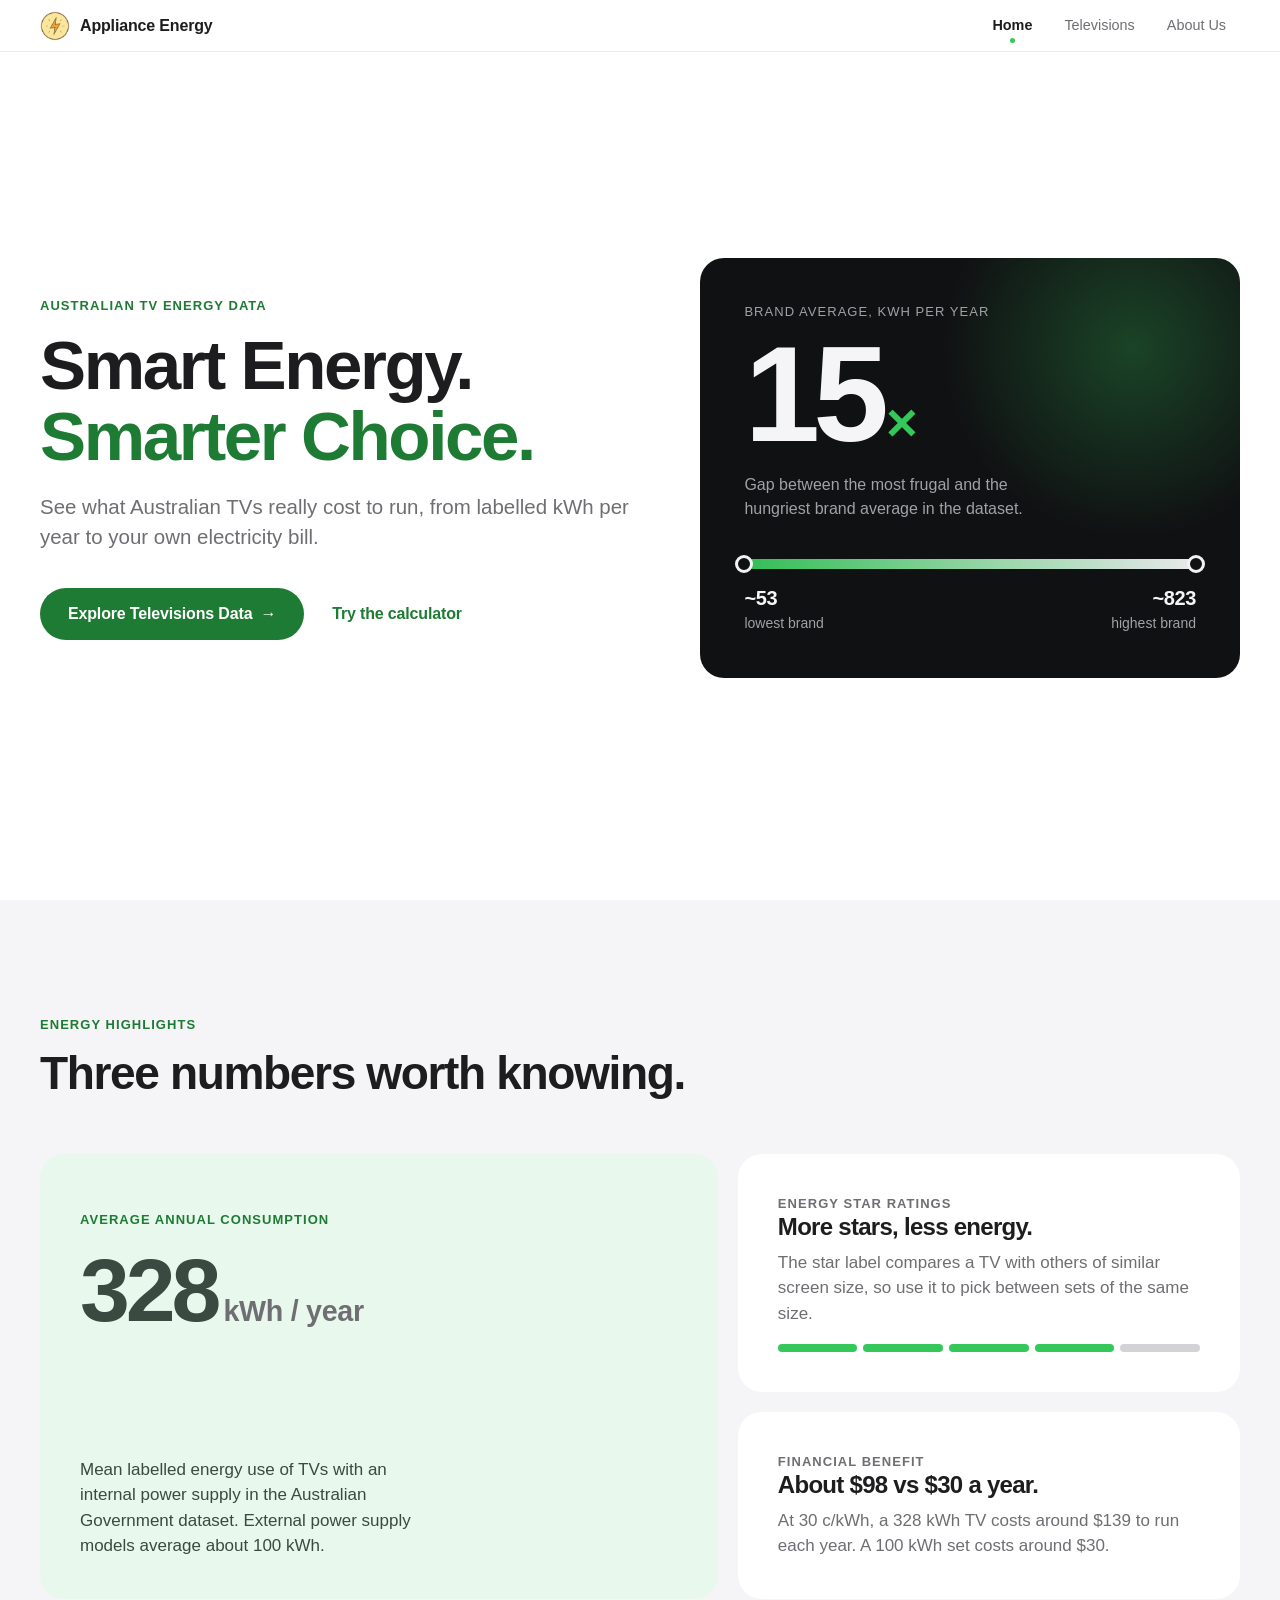
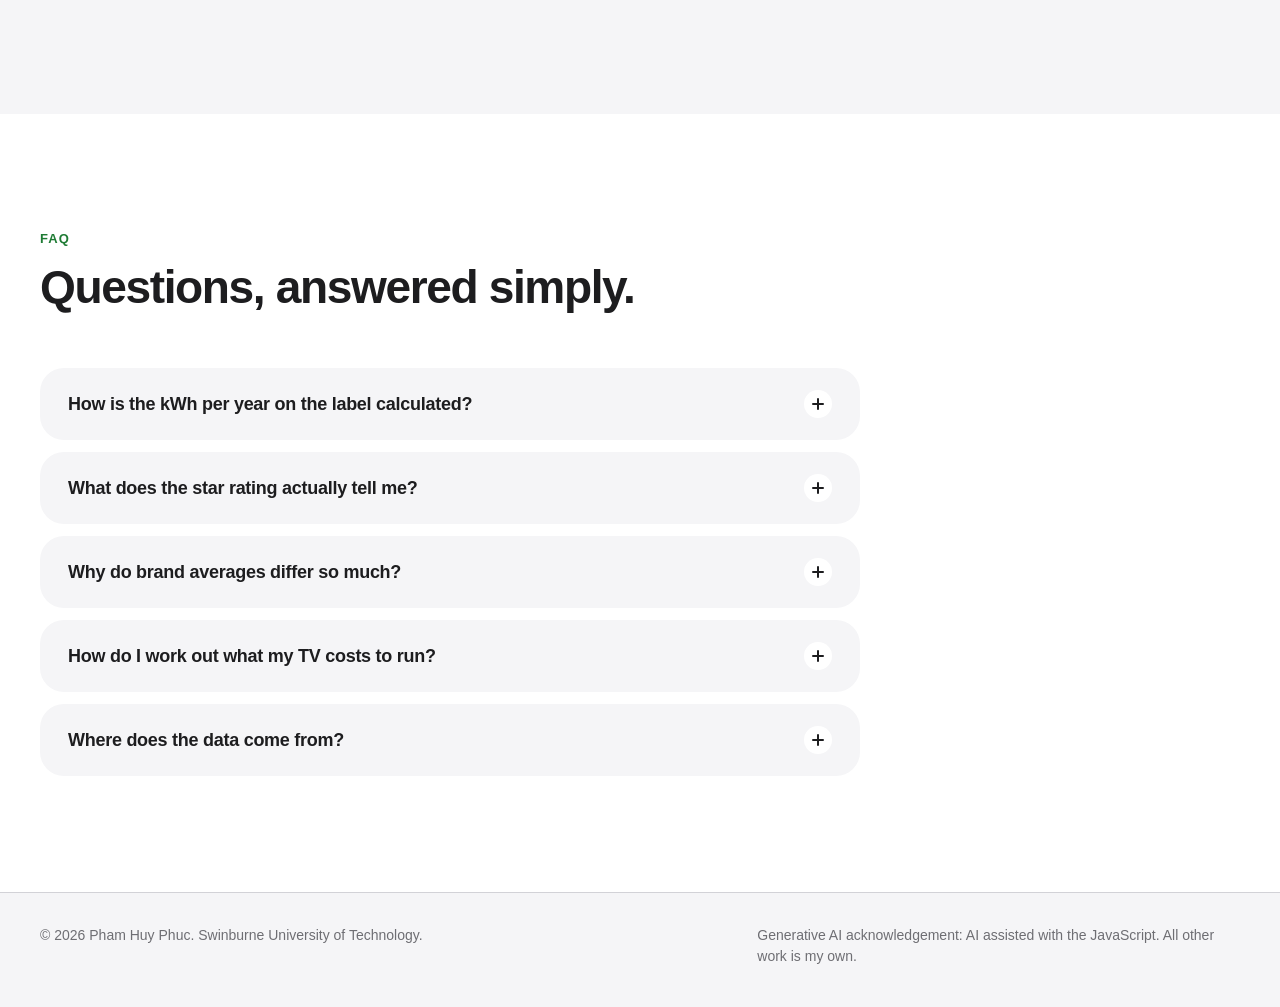
<file: index.html>
<!DOCTYPE html>
<html lang="en-AU">
<head>
  <meta charset="UTF-8">
  <meta name="viewport" content="width=device-width, initial-scale=1">
  <title>Smart Energy. Smarter Choice. | Appliance Energy Consumption</title>
  <meta name="description" content="Understand how much Australian televisions cost to run, using GEMS energy rating data and an interactive running-cost calculator.">
  <link rel="icon" type="image/png" href="assets/img/power-icon.png">
  <link rel="stylesheet" href="assets/css/style.css">
  <script>document.documentElement.classList.add('js');</script>
</head>
<body>
  <a class="skip-link" href="#main">Skip to content</a>

  <header class="nav">
    <div class="wrap nav__inner">
      <a class="brand" href="index.html" aria-label="Appliance Energy Consumption, home">
        <img src="assets/img/power-icon.png" alt="" width="30" height="30">
        <span>Appliance Energy</span>
      </a>
      <nav aria-label="Main">
        <ul class="nav__links">
          <li><a href="index.html" aria-current="page">Home</a></li>
          <li><a href="televisions.html">Televisions</a></li>
          <li><a href="about.html">About Us</a></li>
        </ul>
      </nav>
    </div>
  </header>

  <main id="main">
    <!-- Hero -->
    <section class="hero">
      <div class="wrap hero__grid">
        <div>
          <p class="eyebrow">Australian TV energy data</p>
          <h1 class="h-display">Smart Energy.<br><span class="accent-ink">Smarter Choice.</span></h1>
          <p class="lede">See what Australian TVs really cost to run, from labelled kWh per year to your own electricity bill.</p>
          <div class="hero__cta">
            <a class="btn btn--primary" href="televisions.html">Explore Televisions Data <span class="arrow" aria-hidden="true">&rarr;</span></a>
            <a class="btn btn--text" href="televisions.html#calculator">Try the calculator</a>
          </div>
        </div>

        <aside class="spread" aria-label="Spread between the lowest and highest brand averages">
          <div>
            <p class="spread__label">Brand average, kWh per year</p>
            <p class="spread__big">15<small>&times;</small></p>
            <p class="spread__copy">Gap between the most frugal and the hungriest brand average in the dataset.</p>
          </div>
          <div class="range">
            <div class="range__track" role="img" aria-label="Scale from about 53 to about 823 kilowatt-hours per year">
              <span class="range__dot" style="left: 0%"></span>
              <span class="range__dot" style="left: 100%"></span>
            </div>
            <div class="range__legend">
              <div><strong>~53</strong>lowest brand</div>
              <div><strong>~823</strong>highest brand</div>
            </div>
          </div>
        </aside>
      </div>
    </section>

    <!-- Energy highlights (bento) -->
    <section class="section section--tint" aria-labelledby="highlights-title">
      <div class="wrap">
        <div class="section__head reveal">
          <p class="eyebrow">Energy highlights</p>
          <h2 class="h-section" id="highlights-title">Three numbers worth knowing.</h2>
        </div>

        <div class="bento">
          <article class="tile tile--a reveal" style="--i:0">
            <div>
              <p class="tile__kicker">Average annual consumption</p>
              <p class="tile__num">328<small>kWh / year</small></p>
            </div>
            <p>Mean labelled energy use of TVs with an internal power supply in the Australian Government dataset. External power supply models average about 100 kWh.</p>
          </article>

          <article class="tile tile--b reveal" style="--i:1">
            <p class="tile__kicker">Energy Star ratings</p>
            <h3>More stars, less energy.</h3>
            <p>The star label compares a TV with others of similar screen size, so use it to pick between sets of the same size.</p>
            <div class="stars" role="img" aria-label="Example rating: four of five segments filled">
              <span class="on"></span><span class="on"></span><span class="on"></span><span class="on"></span><span></span>
            </div>
          </article>

          <article class="tile tile--c reveal" style="--i:2">
            <p class="tile__kicker">Financial benefit</p>
            <h3>About $98 vs $30 a year.</h3>
            <p>At 30 c/kWh, a 328 kWh TV costs around $139 to run each year. A 100 kWh set costs around $30.</p>
          </article>
        </div>
      </div>
    </section>

    <!-- FAQ -->
    <section class="section" aria-labelledby="faq-title">
      <div class="wrap">
        <div class="section__head reveal">
          <p class="eyebrow">FAQ</p>
          <h2 class="h-section" id="faq-title">Questions, answered simply.</h2>
        </div>

        <div class="faq" data-faq>
          <div class="faq__item reveal" style="--i:0">
            <button class="faq__q" type="button" aria-expanded="false" aria-controls="faq-a1" id="faq-q1">
              How is the kWh per year on the label calculated?
              <span class="faq__icon" aria-hidden="true"></span>
            </button>
            <div class="faq__a" id="faq-a1" role="region" aria-labelledby="faq-q1">
              <p>It is based on a standardised daily viewing assumption defined in the rating standard. Your own habits may be higher or lower, which is why the calculator lets you enter real hours.</p>
            </div>
          </div>

          <div class="faq__item reveal" style="--i:1">
            <button class="faq__q" type="button" aria-expanded="false" aria-controls="faq-a2" id="faq-q2">
              What does the star rating actually tell me?
              <span class="faq__icon" aria-hidden="true"></span>
            </button>
            <div class="faq__a" id="faq-a2" role="region" aria-labelledby="faq-q2">
              <p>It shows how efficient a TV is for its screen size. More stars means less energy for the same size, so compare sets of similar size rather than across sizes.</p>
            </div>
          </div>

          <div class="faq__item reveal" style="--i:2">
            <button class="faq__q" type="button" aria-expanded="false" aria-controls="faq-a3" id="faq-q3">
              Why do brand averages differ so much?
              <span class="faq__icon" aria-hidden="true"></span>
            </button>
            <div class="faq__a" id="faq-a3" role="region" aria-labelledby="faq-q3">
              <p>A brand average mixes every model that brand registered, so screen size and product range matter. A brand selling mostly large TVs will average higher than one selling small ones.</p>
            </div>
          </div>

          <div class="faq__item reveal" style="--i:3">
            <button class="faq__q" type="button" aria-expanded="false" aria-controls="faq-a4" id="faq-q4">
              How do I work out what my TV costs to run?
              <span class="faq__icon" aria-hidden="true"></span>
            </button>
            <div class="faq__a" id="faq-a4" role="region" aria-labelledby="faq-q4">
              <p>Multiply watts by daily hours, divide by 1000 for kWh per day, then multiply by 365 and your price per kWh. The <a href="televisions.html#calculator">TV calculator</a> does this for you.</p>
            </div>
          </div>

          <div class="faq__item reveal" style="--i:4">
            <button class="faq__q" type="button" aria-expanded="false" aria-controls="faq-a5" id="faq-q5">
              Where does the data come from?
              <span class="faq__icon" aria-hidden="true"></span>
            </button>
            <div class="faq__a" id="faq-a5" role="region" aria-labelledby="faq-q5">
              <p>The charts use the Australian Government (Energy Rating Data for household appliances) Labelled Products (Televisions), analysed and exported from KNIME. See the <a href="about.html">About page</a> for details.</p>
            </div>
          </div>
        </div>
      </div>
    </section>
  </main>

  <footer class="footer">
    <div class="wrap footer__inner">
      <p>&copy; <span data-year>2026</span> Pham Huy Phuc. Swinburne University of Technology.</p>
      <p class="footer__ai">Generative AI acknowledgement: AI assisted with the JavaScript. All other work is my own.</p>
    </div>
  </footer>

  <script src="assets/js/main.js"></script>
</body>
</html>
</file>
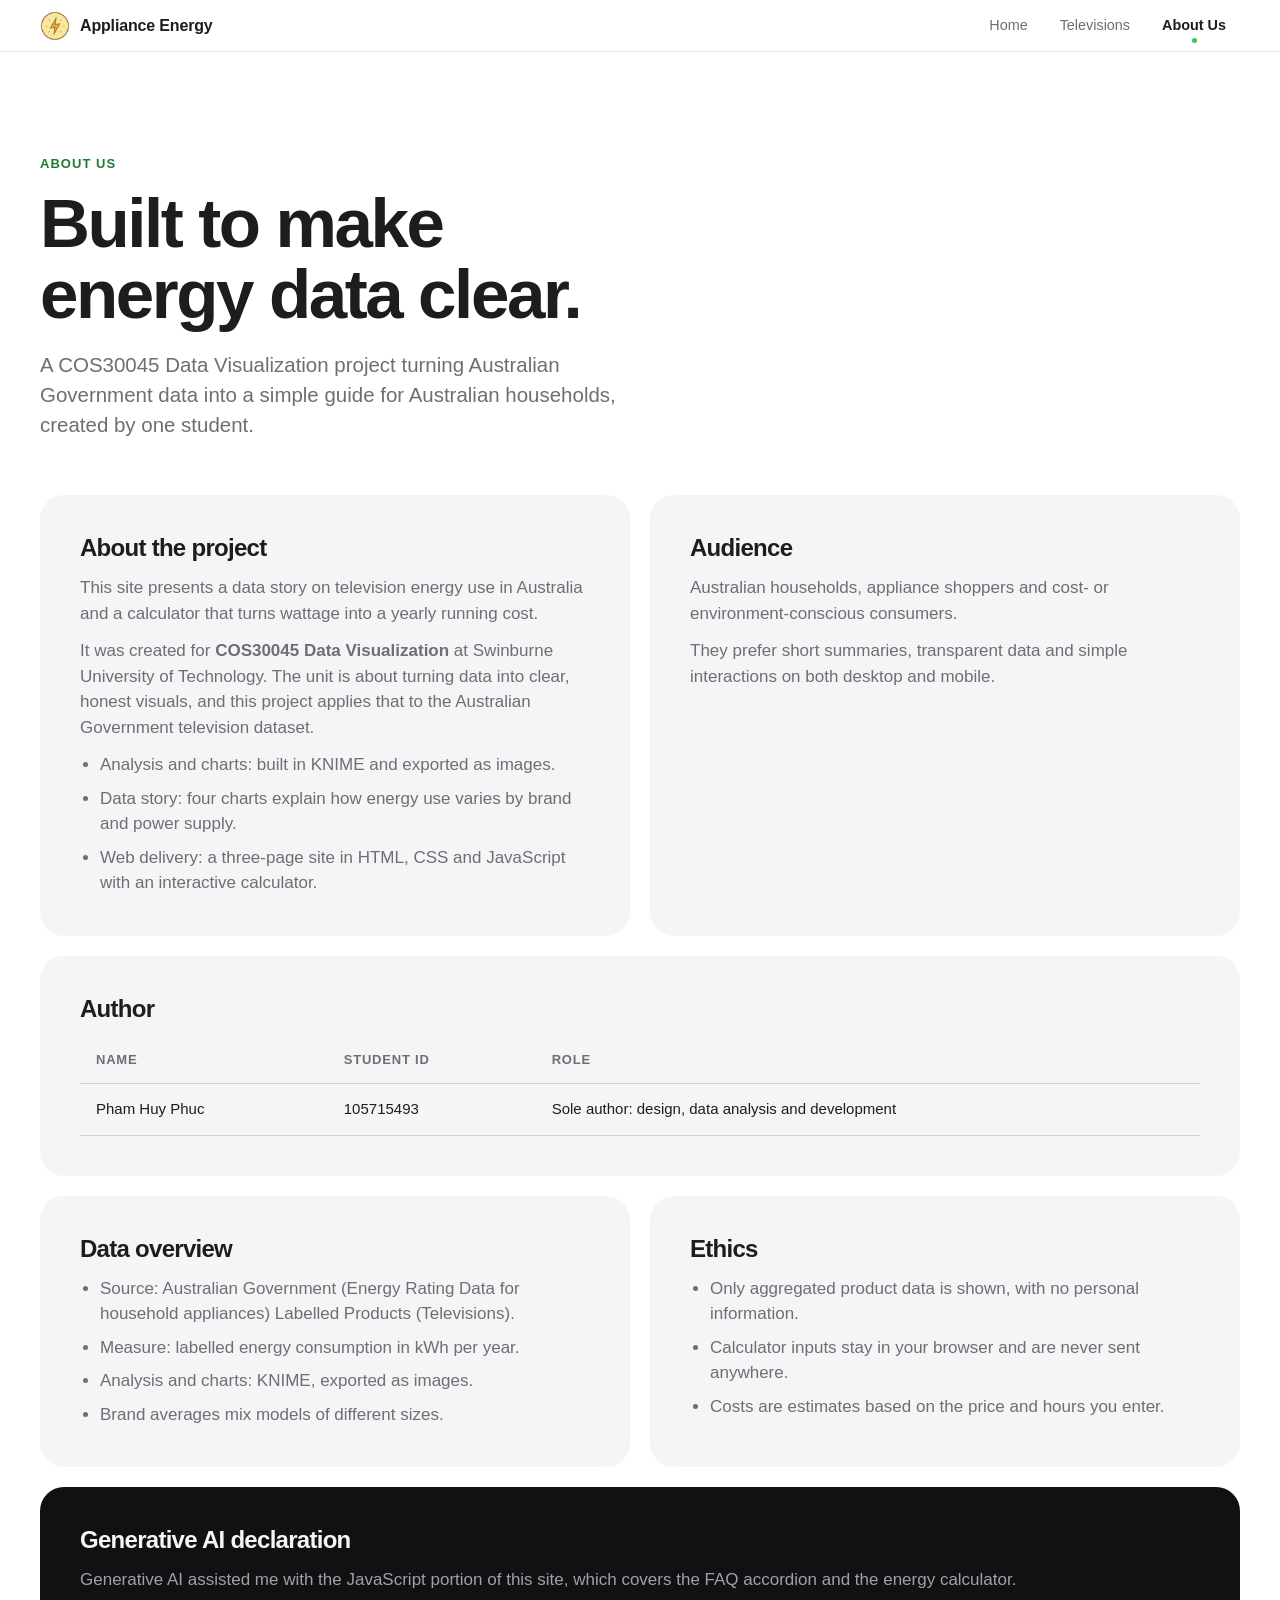
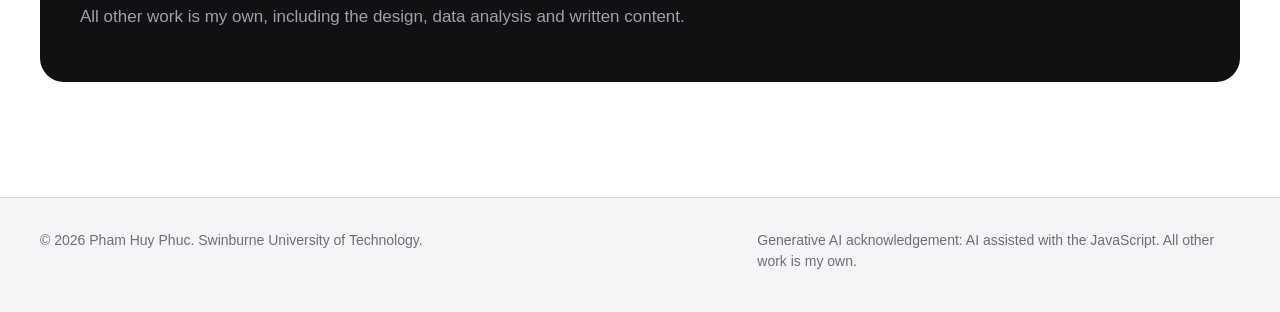
<file: about.html>
<!DOCTYPE html>
<html lang="en-AU">
<head>
  <meta charset="UTF-8">
  <meta name="viewport" content="width=device-width, initial-scale=1">
  <title>About Us | Appliance Energy Consumption</title>
  <meta name="description" content="About the Appliance Energy Consumption project: scope, author, audience, data and generative AI declaration.">
  <link rel="icon" type="image/png" href="assets/img/power-icon.png">
  <link rel="stylesheet" href="assets/css/style.css">
  <script>document.documentElement.classList.add('js');</script>
</head>
<body>
  <a class="skip-link" href="#main">Skip to content</a>

  <header class="nav">
    <div class="wrap nav__inner">
      <a class="brand" href="index.html" aria-label="Appliance Energy Consumption, home">
        <img src="assets/img/power-icon.png" alt="" width="30" height="30">
        <span>Appliance Energy</span>
      </a>
      <nav aria-label="Main">
        <ul class="nav__links">
          <li><a href="index.html">Home</a></li>
          <li><a href="televisions.html">Televisions</a></li>
          <li><a href="about.html" aria-current="page">About Us</a></li>
        </ul>
      </nav>
    </div>
  </header>

  <main id="main">
    <section class="page-head">
      <div class="wrap">
        <p class="eyebrow">About us</p>
        <h1 class="h-display">Built to make<br>energy data clear.</h1>
        <p class="lede">A COS30045 Data Visualization project turning Australian Government data into a simple guide for Australian households, created by one student.</p>
      </div>
    </section>

    <section class="wrap" style="padding-bottom: clamp(64px, 9vw, 120px)">
      <div class="about-grid">
        <article class="panel reveal">
          <h2>About the project</h2>
          <p>This site presents a data story on television energy use in Australia and a calculator that turns wattage into a yearly running cost.</p>
          <p>It was created for <strong>COS30045 Data Visualization</strong> at Swinburne University of Technology. The unit is about turning data into clear, honest visuals, and this project applies that to the Australian Government television dataset.</p>
          <ul>
            <li>Analysis and charts: built in KNIME and exported as images.</li>
            <li>Data story: four charts explain how energy use varies by brand and power supply.</li>
            <li>Web delivery: a three-page site in HTML, CSS and JavaScript with an interactive calculator.</li>
          </ul>
        </article>

        <article class="panel reveal" style="--i:1">
          <h2>Audience</h2>
          <p>Australian households, appliance shoppers and cost- or environment-conscious consumers.</p>
          <p>They prefer short summaries, transparent data and simple interactions on both desktop and mobile.</p>
        </article>

        <article class="panel panel--wide reveal">
          <h2>Author</h2>
          <div class="table-wrap">
            <table>
              <thead><tr><th scope="col">Name</th><th scope="col">Student ID</th><th scope="col">Role</th></tr></thead>
              <tbody>
                <tr><td>Pham Huy Phuc</td><td>105715493</td><td>Sole author: design, data analysis and development</td></tr>
              </tbody>
            </table>
          </div>
        </article>

        <article class="panel reveal">
          <h2>Data overview</h2>
          <ul>
            <li>Source: Australian Government (Energy Rating Data for household appliances) Labelled Products (Televisions).</li>
            <li>Measure: labelled energy consumption in kWh per year.</li>
            <li>Analysis and charts: KNIME, exported as images.</li>
            <li>Brand averages mix models of different sizes.</li>
          </ul>
        </article>

        <article class="panel reveal" style="--i:1">
          <h2>Ethics</h2>
          <ul>
            <li>Only aggregated product data is shown, with no personal information.</li>
            <li>Calculator inputs stay in your browser and are never sent anywhere.</li>
            <li>Costs are estimates based on the price and hours you enter.</li>
          </ul>
        </article>

        <article class="panel panel--dark panel--wide reveal" id="ai-declaration">
          <h2>Generative AI declaration</h2>
          <p>Generative AI assisted me with the JavaScript portion of this site, which covers the FAQ accordion and the energy calculator.</p>
          <p>All other work is my own, including the design, data analysis and written content.</p>
        </article>
      </div>
    </section>
  </main>

  <footer class="footer">
    <div class="wrap footer__inner">
      <p>&copy; <span data-year>2026</span> Pham Huy Phuc. Swinburne University of Technology.</p>
      <p class="footer__ai">Generative AI acknowledgement: AI assisted with the JavaScript. All other work is my own.</p>
    </div>
  </footer>

  <script src="assets/js/main.js"></script>
</body>
</html>
</file>
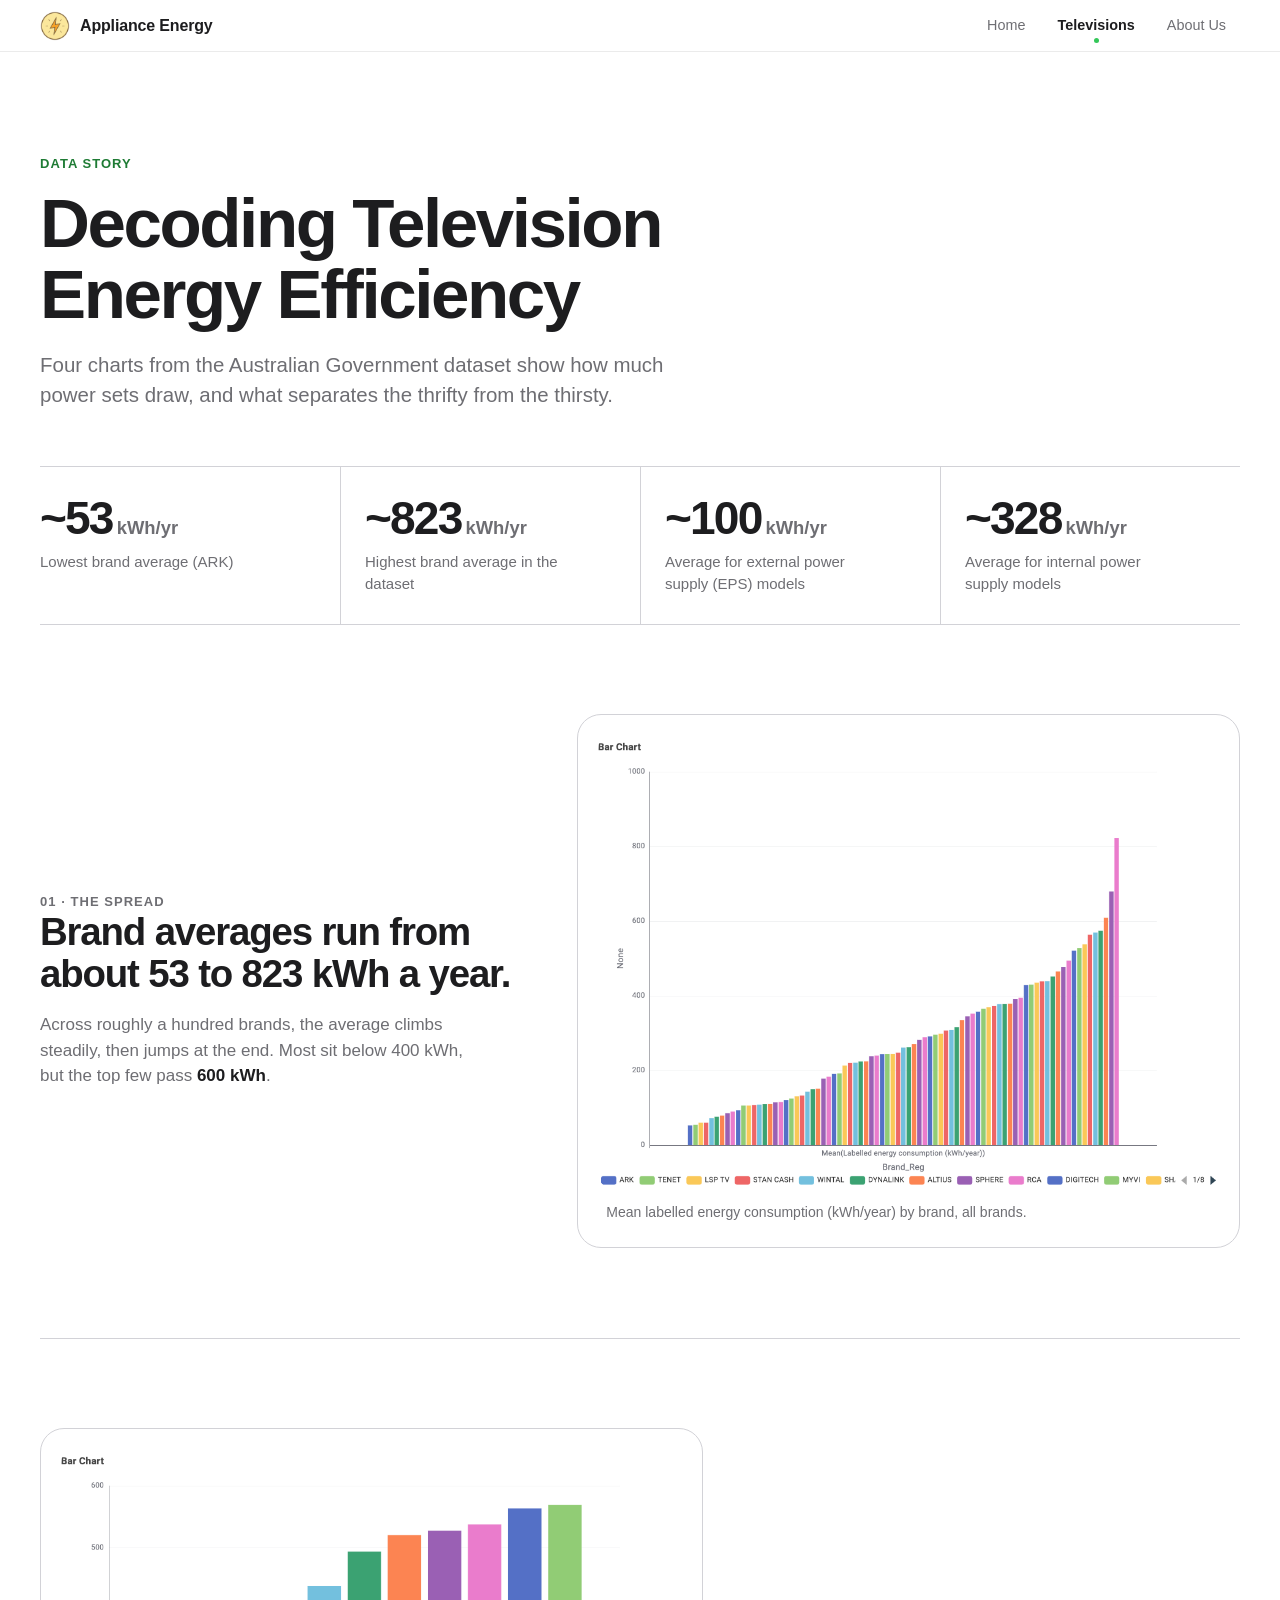
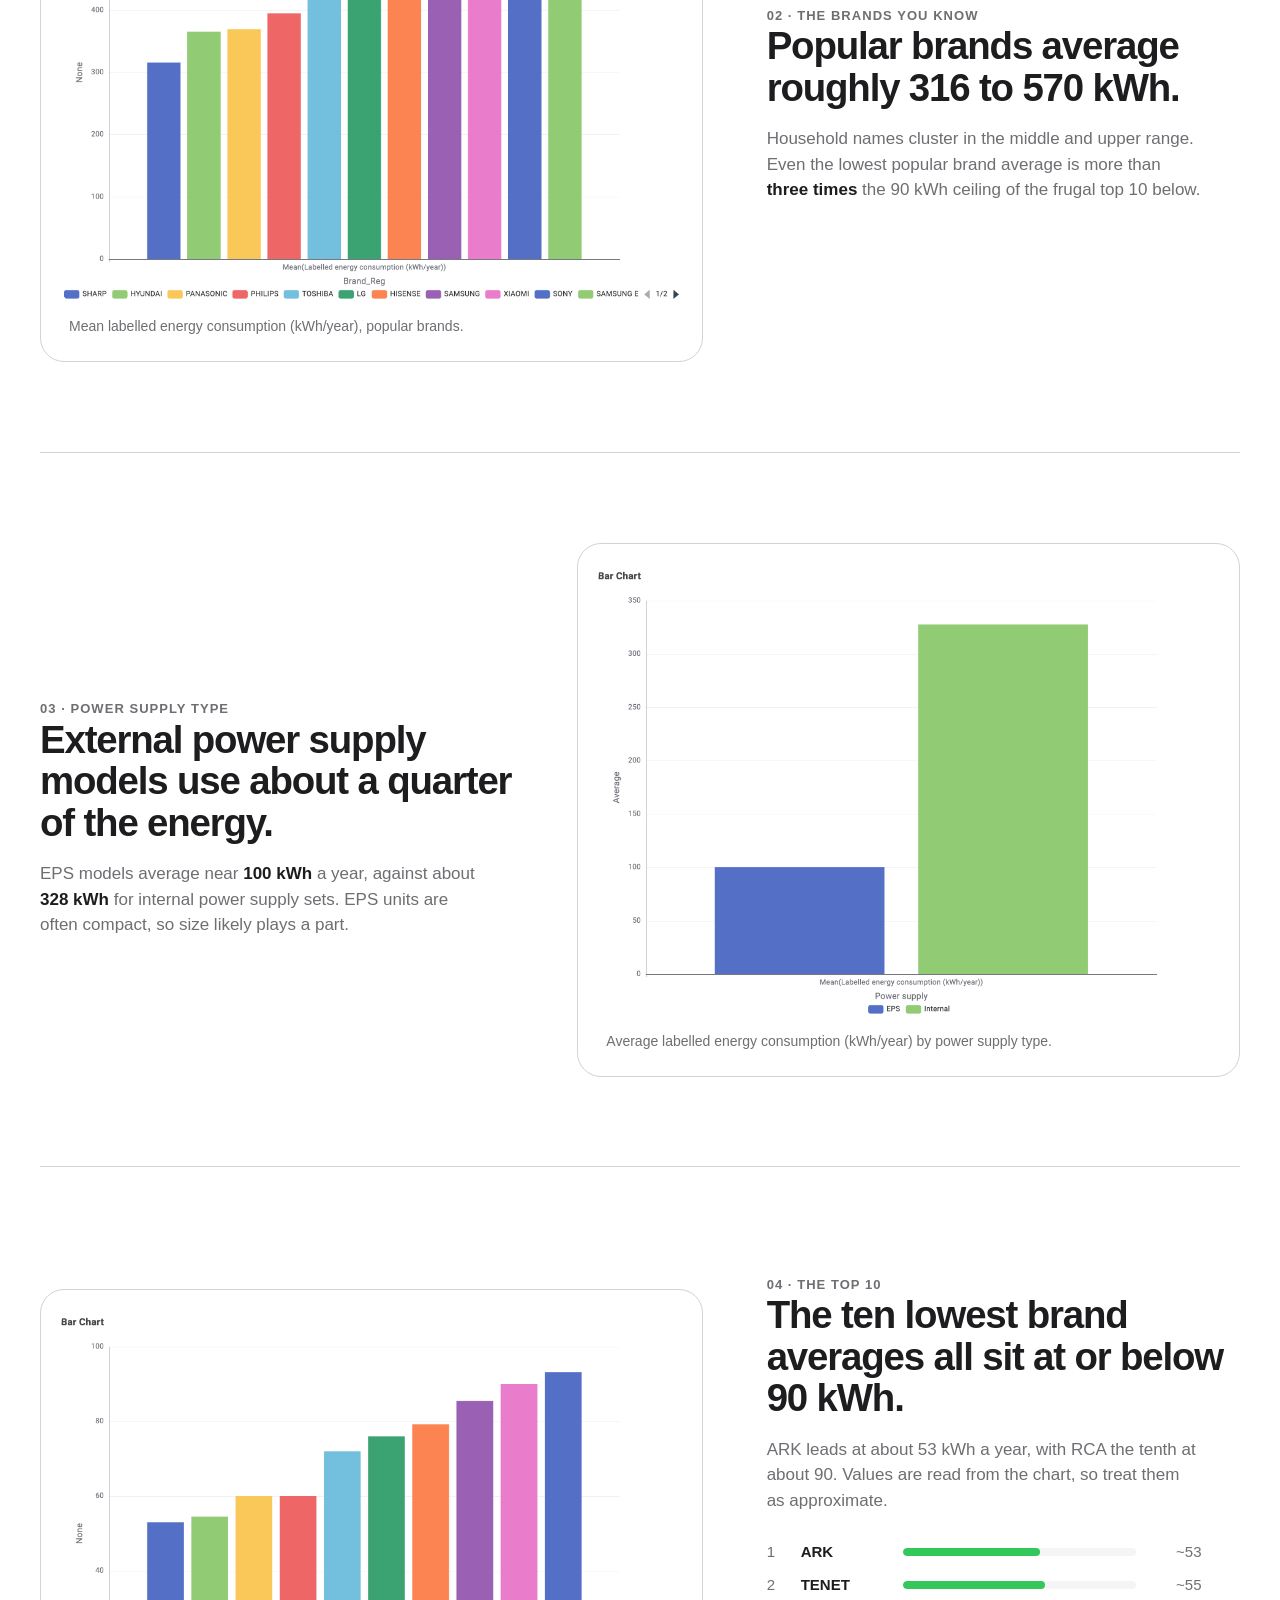
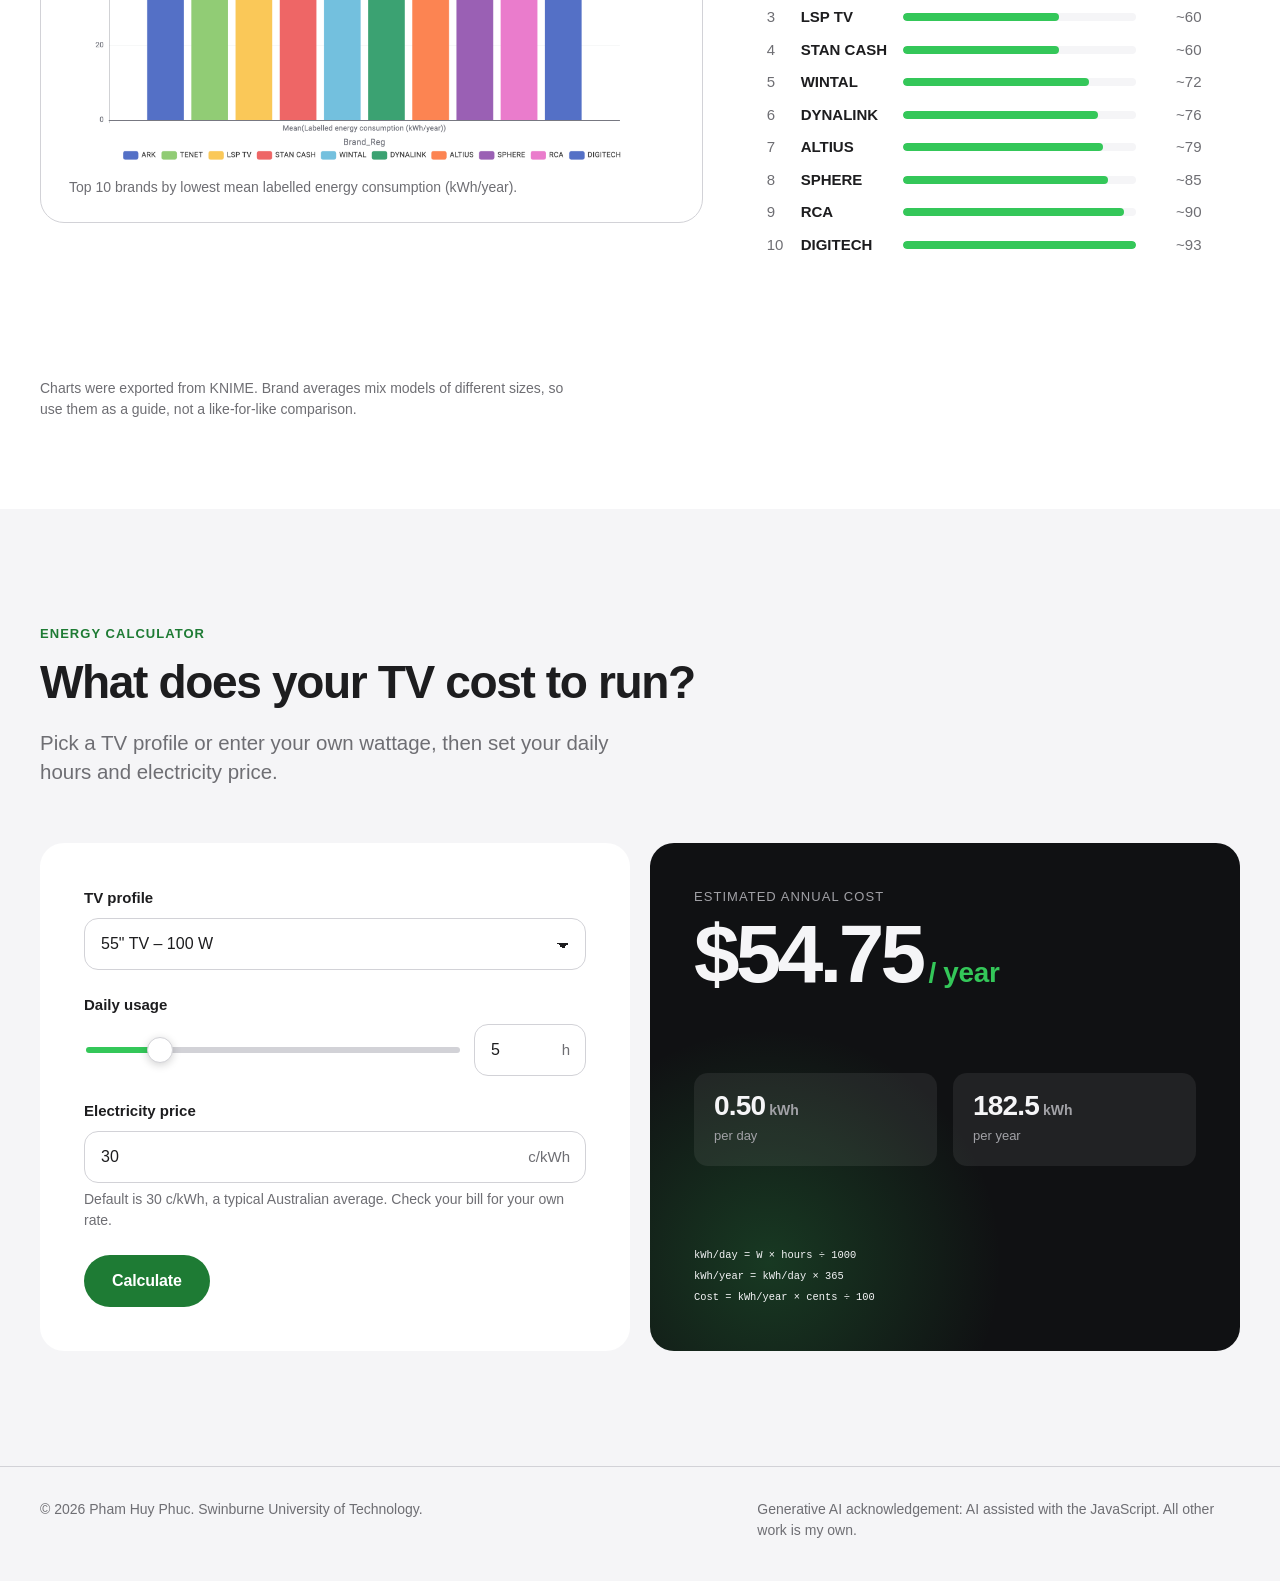
<file: televisions.html>
<!DOCTYPE html>
<html lang="en-AU">
<head>
  <meta charset="UTF-8">
  <meta name="viewport" content="width=device-width, initial-scale=1">
  <title>Decoding Television Energy Efficiency | Appliance Energy Consumption</title>
  <meta name="description" content="A data story on Australian television energy use by brand and power supply, plus a calculator for your own running costs.">
  <link rel="icon" type="image/png" href="assets/img/power-icon.png">
  <link rel="stylesheet" href="assets/css/style.css">
  <script>document.documentElement.classList.add('js');</script>
</head>
<body>
  <a class="skip-link" href="#main">Skip to content</a>

  <header class="nav">
    <div class="wrap nav__inner">
      <a class="brand" href="index.html" aria-label="Appliance Energy Consumption, home">
        <img src="assets/img/power-icon.png" alt="" width="30" height="30">
        <span>Appliance Energy</span>
      </a>
      <nav aria-label="Main">
        <ul class="nav__links">
          <li><a href="index.html">Home</a></li>
          <li><a href="televisions.html" aria-current="page">Televisions</a></li>
          <li><a href="about.html">About Us</a></li>
        </ul>
      </nav>
    </div>
  </header>

  <main id="main">
    <!-- Data story -->
    <section class="page-head">
      <div class="wrap">
        <p class="eyebrow">Data story</p>
        <h1 class="h-display">Decoding Television<br>Energy Efficiency</h1>
        <p class="lede">Four charts from the Australian Government dataset show how much power sets draw, and what separates the thrifty from the thirsty.</p>
      </div>
    </section>

    <div class="wrap">
      <div class="figures reveal">
        <div class="figure-stat"><b>~53<small>kWh/yr</small></b><span>Lowest brand average (ARK)</span></div>
        <div class="figure-stat"><b>~823<small>kWh/yr</small></b><span>Highest brand average in the dataset</span></div>
        <div class="figure-stat"><b>~100<small>kWh/yr</small></b><span>Average for external power supply (EPS) models</span></div>
        <div class="figure-stat"><b>~328<small>kWh/yr</small></b><span>Average for internal power supply models</span></div>
      </div>
    </div>

    <section class="wrap" aria-label="Data story chapters">
      <!-- Chapter 1 -->
      <article class="chapter">
        <div class="chapter__grid">
          <div class="chapter__text reveal">
            <p class="chapter__num">01 &middot; The spread</p>
            <h2>Brand averages run from about 53 to 823 kWh a year.</h2>
            <p>Across roughly a hundred brands, the average climbs steadily, then jumps at the end. Most sit below 400 kWh, but the top few pass <strong>600 kWh</strong>.</p>
          </div>
          <figure class="chart-card reveal" style="--i:1">
            <img src="assets/img/charts/brand-power-all-brands.png" width="1400" height="1022" loading="lazy"
                 alt="Bar chart of mean labelled energy consumption in kWh per year for every brand, sorted from about 53 up to about 823.">
            <figcaption>Mean labelled energy consumption (kWh/year) by brand, all brands.</figcaption>
          </figure>
        </div>
      </article>

      <!-- Chapter 2 -->
      <article class="chapter chapter--flip">
        <div class="chapter__grid">
          <div class="chapter__text reveal">
            <p class="chapter__num">02 &middot; The brands you know</p>
            <h2>Popular brands average roughly 316 to 570 kWh.</h2>
            <p>Household names cluster in the middle and upper range. Even the lowest popular brand average is more than <strong>three times</strong> the 90 kWh ceiling of the frugal top 10 below.</p>
          </div>
          <figure class="chart-card reveal" style="--i:1">
            <img src="assets/img/charts/popular-brands.png" width="1400" height="1022" loading="lazy"
                 alt="Bar chart of mean labelled energy consumption for popular brands, rising from about 290 to about 600 kWh per year.">
            <figcaption>Mean labelled energy consumption (kWh/year), popular brands.</figcaption>
          </figure>
        </div>
      </article>

      <!-- Chapter 3 -->
      <article class="chapter">
        <div class="chapter__grid">
          <div class="chapter__text reveal">
            <p class="chapter__num">03 &middot; Power supply type</p>
            <h2>External power supply models use about a quarter of the energy.</h2>
            <p>EPS models average near <strong>100 kWh</strong> a year, against about <strong>328 kWh</strong> for internal power supply sets. EPS units are often compact, so size likely plays a part.</p>
          </div>
          <figure class="chart-card reveal" style="--i:1">
            <img src="assets/img/charts/power-supply-type.png" width="1400" height="1022" loading="lazy"
                 alt="Bar chart comparing average labelled energy consumption: EPS about 100 kWh per year, internal power supply about 462.">
            <figcaption>Average labelled energy consumption (kWh/year) by power supply type.</figcaption>
          </figure>
        </div>
      </article>

      <!-- Chapter 4 -->
      <article class="chapter chapter--flip">
        <div class="chapter__grid">
          <div class="chapter__text reveal">
            <p class="chapter__num">04 &middot; The top 10</p>
            <h2>The ten lowest brand averages all sit at or below 90 kWh.</h2>
            <p>ARK leads at about 53 kWh a year, with RCA the tenth at about 90. Values are read from the chart, so treat them as approximate.</p>
            <ol class="rank" aria-label="Ten brands with the lowest average consumption, approximate kWh per year">
              <li><span class="pos">1</span><span class="name">ARK</span><span class="bar"><i style="--w:59%"></i></span><span class="val">~53</span></li>
              <li><span class="pos">2</span><span class="name">TENET</span><span class="bar"><i style="--w:61%"></i></span><span class="val">~55</span></li>
              <li><span class="pos">3</span><span class="name">LSP TV</span><span class="bar"><i style="--w:67%"></i></span><span class="val">~60</span></li>
              <li><span class="pos">4</span><span class="name">STAN CASH</span><span class="bar"><i style="--w:67%"></i></span><span class="val">~60</span></li>
              <li><span class="pos">5</span><span class="name">WINTAL</span><span class="bar"><i style="--w:80%"></i></span><span class="val">~72</span></li>
              <li><span class="pos">6</span><span class="name">DYNALINK</span><span class="bar"><i style="--w:84%"></i></span><span class="val">~76</span></li>
              <li><span class="pos">7</span><span class="name">ALTIUS</span><span class="bar"><i style="--w:86%"></i></span><span class="val">~79</span></li>
              <li><span class="pos">8</span><span class="name">SPHERE</span><span class="bar"><i style="--w:88%"></i></span><span class="val">~85</span></li>
              <li><span class="pos">9</span><span class="name">RCA</span><span class="bar"><i style="--w:95%"></i></span><span class="val">~90</span></li>
              <li><span class="pos">10</span><span class="name">DIGITECH</span><span class="bar"><i style="--w:100%"></i></span><span class="val">~93</span></li>
            </ol>
          </div>
          <figure class="chart-card reveal" style="--i:1">
            <img src="assets/img/charts/top-10-lowest-power.png" width="1400" height="1022" loading="lazy"
                 alt="Bar chart of the ten brands with the lowest average energy consumption, from ARK at about 53 to RCA at about 90 kWh per year.">
            <figcaption>Top 10 brands by lowest mean labelled energy consumption (kWh/year).</figcaption>
          </figure>
        </div>
      </article>

      <p class="data-note">Charts were exported from KNIME. Brand averages mix models of different sizes, so use them as a guide, not a like-for-like comparison.</p>
    </section>

    <!-- Calculator -->
    <section class="section section--tint" id="calculator" aria-labelledby="calc-title" style="margin-top: clamp(48px, 7vw, 96px)">
      <div class="wrap">
        <div class="section__head reveal">
          <p class="eyebrow">Energy calculator</p>
          <h2 class="h-section" id="calc-title">What does your TV cost to run?</h2>
          <p class="lede">Pick a TV profile or enter your own wattage, then set your daily hours and electricity price.</p>
        </div>

        <div class="calc reveal">
          <form class="calc__form" id="calc-form" novalidate>
            <div class="field">
              <label for="appliance">TV profile</label>
              <select class="select" id="appliance" name="appliance">
                <option value="40">32" LED TV &ndash; 40 W</option>
                <option value="60">43" LED TV &ndash; 60 W</option>
                <option value="100" selected>55" TV &ndash; 100 W</option>
                <option value="150">65" OLED TV &ndash; 150 W</option>
                <option value="200">75" QLED TV &ndash; 200 W</option>
                <option value="custom">Custom wattage&hellip;</option>
              </select>
            </div>

            <div class="field field--custom" id="custom-field" hidden>
              <label for="wattage">Custom wattage</label>
              <div class="unit-input">
                <input class="input" type="number" id="wattage" name="wattage" inputmode="decimal" min="1" max="2000" step="any" placeholder="e.g. 120" aria-describedby="wattage-help wattage-error">
                <span aria-hidden="true">W</span>
              </div>
              <p class="help" id="wattage-help">Find this on the back of your TV or in its manual.</p>
              <p class="error" id="wattage-error" role="alert"></p>
            </div>

            <div class="field">
              <label for="hours">Daily usage</label>
              <div class="hours">
                <input type="range" id="hours-range" min="1" max="24" step="1" value="5" aria-label="Daily usage hours slider">
                <div class="unit-input">
                  <input class="input" type="number" id="hours" name="hours" inputmode="decimal" min="1" max="24" step="any" value="5" aria-describedby="hours-error">
                  <span aria-hidden="true">h</span>
                </div>
              </div>
              <p class="error" id="hours-error" role="alert"></p>
            </div>

            <div class="field">
              <label for="rate">Electricity price</label>
              <div class="unit-input">
                <input class="input" type="number" id="rate" name="rate" inputmode="decimal" min="0.01" step="any" value="30" aria-describedby="rate-help rate-error">
                <span aria-hidden="true">c/kWh</span>
              </div>
              <p class="help" id="rate-help">Default is 30 c/kWh, a typical Australian average. Check your bill for your own rate.</p>
              <p class="error" id="rate-error" role="alert"></p>
            </div>

            <button class="btn btn--primary" type="submit">Calculate</button>
          </form>

          <div class="calc__result is-empty" id="calc-result" aria-live="polite">
            <div>
              <p class="result__empty">Enter valid values to see your running costs.</p>
              <div class="result__filled">
                <p class="result__label">Estimated annual cost</p>
                <p class="result__main" id="out-cost">$0.00<small>/ year</small></p>
              </div>
            </div>
            <div class="result__filled">
              <div class="result__row">
                <div class="result__box"><b id="out-day">0<small>kWh</small></b><span>per day</span></div>
                <div class="result__box"><b id="out-year">0<small>kWh</small></b><span>per year</span></div>
              </div>
            </div>
            <p class="result__formula">
              <code>kWh/day = W &times; hours &divide; 1000</code><br>
              <code>kWh/year = kWh/day &times; 365</code><br>
              <code>Cost = kWh/year &times; cents &divide; 100</code>
            </p>
          </div>
        </div>
      </div>
    </section>
  </main>

  <footer class="footer">
    <div class="wrap footer__inner">
      <p>&copy; <span data-year>2026</span> Pham Huy Phuc. Swinburne University of Technology.</p>
      <p class="footer__ai">Generative AI acknowledgement: AI assisted with the JavaScript. All other work is my own.</p>
    </div>
  </footer>

  <script src="assets/js/main.js"></script>
</body>
</html>
</file>
<file: assets/css/style.css>
:root {
  --bg: #ffffff;
  --card: #f5f5f7;
  --ink: #1d1d1f;
  --muted: #6e6e73;          
  --muted-soft: #86868b;     
  --line: #d2d2d7;
  --accent: #34c759;         
  --accent-ink: #1e7b34;     
  --accent-wash: #e9f8ed;
  --panel: #101113;          
  --panel-ink: #f5f5f7;
  --panel-muted: #a1a1a6;

  --r-card: 24px;
  --r-field: 14px;
  --r-pill: 999px;

  --nav-h: 52px;
  --wrap: 1200px;
  --ease: cubic-bezier(0.16, 1, 0.3, 1);

  --font: -apple-system, BlinkMacSystemFont, "SF Pro Display", "SF Pro Text",
    "Inter", "Segoe UI", Roboto, "Helvetica Neue", Arial, sans-serif;
}

*, *::before, *::after { box-sizing: border-box; }

html {
  scroll-behavior: smooth;
  scroll-padding-top: calc(var(--nav-h) + 16px);
  -webkit-text-size-adjust: 100%;
}

body {
  margin: 0;
  min-height: 100dvh;
  display: flex;
  flex-direction: column;
  font-family: var(--font);
  font-size: 1.0625rem;
  line-height: 1.5;
  color: var(--ink);
  background: var(--bg);
  -webkit-font-smoothing: antialiased;
  text-rendering: optimizeLegibility;
}

main { flex: 1 0 auto; }

img { max-width: 100%; height: auto; display: block; }

a { color: var(--accent-ink); text-decoration: none; transition: all 0.3s ease; }
a:hover { text-decoration: underline; text-underline-offset: 3px; }

:focus-visible {
  outline: 3px solid var(--accent);
  outline-offset: 3px;
  border-radius: 8px;
}

.wrap { width: min(var(--wrap), 100% - 48px); margin-inline: auto; }

.sr-only {
  position: absolute; width: 1px; height: 1px; padding: 0; margin: -1px;
  overflow: hidden; clip: rect(0,0,0,0); white-space: nowrap; border: 0;
}

.skip-link {
  position: absolute; left: 16px; top: -60px; z-index: 200;
  background: var(--ink); color: #fff; padding: 10px 18px;
  border-radius: var(--r-pill); font-size: 0.9rem;
}
.skip-link:focus { top: 8px; text-decoration: none; }

/*Navigation (frosted glass; web approximation)*/
.nav {
  position: sticky; top: 0; z-index: 100;
  height: var(--nav-h);
  background: rgba(255, 255, 255, 0.72);
  -webkit-backdrop-filter: saturate(180%) blur(20px);
  backdrop-filter: saturate(180%) blur(20px);
  border-bottom: 1px solid rgba(0, 0, 0, 0.08);
}
@media (prefers-reduced-transparency: reduce) {
  .nav { background: #fff; -webkit-backdrop-filter: none; backdrop-filter: none; }
}
.nav__inner {
  height: 100%; display: flex; align-items: center; justify-content: space-between;
}
.brand {
  display: inline-flex; align-items: center; gap: 10px;
  color: var(--ink); font-weight: 600; font-size: 1rem; letter-spacing: -0.01em;
}
.brand:hover { text-decoration: none; }
.brand img { width: 30px; height: 30px; object-fit: contain; }
.nav__links { display: flex; align-items: center; gap: 4px; list-style: none; margin: 0; padding: 0; }
.nav__links a {
  position: relative; display: block; padding: 8px 14px;
  font-size: 0.9rem; color: var(--muted); border-radius: var(--r-pill);
  transition: all 0.3s ease;
}
.nav__links a:hover { color: var(--ink); text-decoration: none; background: rgba(0,0,0,0.04); }
.nav__links a[aria-current="page"] { color: var(--ink); font-weight: 600; }
.nav__links a[aria-current="page"]::after {
  content: ""; position: absolute; left: 50%; bottom: 1px; width: 5px; height: 5px;
  margin-left: -2.5px; border-radius: 50%; background: var(--accent);
}

/*Buttons*/
.btn {
  display: inline-flex; align-items: center; justify-content: center; gap: 8px;
  padding: 14px 28px; border: 0; border-radius: var(--r-pill);
  font: inherit; font-size: 1rem; font-weight: 600; letter-spacing: -0.01em;
  cursor: pointer; white-space: nowrap;
  transition: all 0.3s ease;
}
.btn:hover { text-decoration: none; }
.btn:active { transform: scale(0.98); }
.btn--primary { background: var(--accent-ink); color: #fff; }
.btn--primary:hover { background: #17622a; box-shadow: 0 8px 24px rgba(30, 123, 52, 0.28); transform: translateY(-1px); }
.btn--text { padding-inline: 8px; color: var(--accent-ink); background: transparent; }
.btn--text:hover { text-decoration: underline; text-underline-offset: 4px; }
.btn .arrow { display: inline-block; transition: transform 0.3s var(--ease); }
.btn:hover .arrow { transform: translateX(4px); }

/*Type helpers*/
.eyebrow {
  margin: 0 0 14px; font-size: 0.8125rem; font-weight: 600;
  letter-spacing: 0.08em; text-transform: uppercase; color: var(--accent-ink);
}
h1, h2, h3 { margin: 0; letter-spacing: -0.03em; line-height: 1.08; font-weight: 700; }
.h-display { font-size: clamp(2.5rem, 5.4vw, 4.5rem); line-height: 1.03; letter-spacing: -0.035em; }
.h-section { font-size: clamp(1.9rem, 3.6vw, 3rem); }
.lede { font-size: clamp(1.1rem, 1.6vw, 1.3rem); color: var(--muted); max-width: 52ch; margin: 20px 0 0; line-height: 1.45; }
.accent-ink { color: var(--accent-ink); }

/*Home: hero*/
.hero {
  min-height: calc(100dvh - var(--nav-h));
  display: grid; align-items: center;
  padding: 40px 0 56px;
}
.hero__grid {
  display: grid; grid-template-columns: 1.05fr 0.95fr; gap: clamp(32px, 5vw, 72px); align-items: center;
}
.hero__cta { display: flex; align-items: center; flex-wrap: wrap; gap: 8px 20px; margin-top: 36px; }

/* Dark "spread" panel in hero */
.spread {
  position: relative; overflow: hidden; isolation: isolate;
  background: var(--panel); color: var(--panel-ink);
  border-radius: var(--r-card); padding: clamp(28px, 4vw, 44px);
  min-height: 420px; display: flex; flex-direction: column; justify-content: space-between;
}
.spread::before {
  content: ""; position: absolute; z-index: -1; right: -20%; top: -30%; width: 80%; aspect-ratio: 1;
  background: radial-gradient(circle, rgba(52, 199, 89, 0.28), transparent 62%);
}
.spread__label { font-size: 0.8125rem; letter-spacing: 0.08em; text-transform: uppercase; color: var(--panel-muted); margin: 0; }
.spread__big { font-size: clamp(5rem, 11vw, 8.5rem); font-weight: 700; letter-spacing: -0.05em; line-height: 0.95; margin: 8px 0 0; }
.spread__big small { font-size: 0.4em; letter-spacing: -0.02em; color: var(--accent); margin-left: 4px; }
.spread__copy { color: var(--panel-muted); font-size: 1rem; margin: 14px 0 0; max-width: 34ch; }
.range { margin-top: 36px; }
.range__track {
  position: relative; height: 10px; border-radius: var(--r-pill);
  background: linear-gradient(90deg, var(--accent), #f5f5f7 100%); opacity: 0.95;
}
.range__dot {
  position: absolute; top: 50%; width: 18px; height: 18px; margin: -9px 0 0 -9px;
  border-radius: 50%; background: var(--panel); border: 3px solid #fff;
}
.range__legend { display: flex; justify-content: space-between; margin-top: 14px; font-size: 0.875rem; color: var(--panel-muted); }
.range__legend strong { display: block; color: var(--panel-ink); font-size: 1.25rem; letter-spacing: -0.02em; }
.range__legend div:last-child { text-align: right; }

/*Sections*/
.section { padding: clamp(64px, 9vw, 120px) 0; }
.section--tint { background: var(--card); }
.section__head { max-width: 720px; margin-bottom: clamp(32px, 5vw, 56px); }

/*Bento*/
.bento {
  display: grid; gap: 20px;
  grid-template-columns: 1.35fr 1fr;
  grid-template-areas: "a b" "a c";
}
.tile {
  background: var(--card); border-radius: var(--r-card);
  padding: clamp(28px, 3.4vw, 40px);
  transition: all 0.3s ease;
}
.tile:hover { transform: translateY(-3px); box-shadow: 0 18px 40px rgba(29, 29, 31, 0.08); }
.tile--a { grid-area: a; display: flex; flex-direction: column; justify-content: space-between; min-height: 380px; background: var(--accent-wash); }
.tile--b { grid-area: b; background: #fff; }
.tile--c { grid-area: c; background: #fff; }
.tile__kicker { font-size: 0.8125rem; font-weight: 600; letter-spacing: 0.08em; text-transform: uppercase; color: var(--muted); margin: 0 0 12px; }
.tile--a .tile__kicker { color: var(--accent-ink); }
.tile__num { font-size: clamp(3.5rem, 7vw, 6rem); font-weight: 700; letter-spacing: -0.045em; line-height: 1; margin: 0; }
.tile__num small { font-size: 0.32em; letter-spacing: -0.01em; color: var(--muted); font-weight: 600; margin-left: 6px; }
.tile h3 { font-size: 1.5rem; margin-bottom: 10px; }
.tile p { margin: 0; color: var(--muted); }
.tile--a p { color: #3b4a40; max-width: 38ch; margin-top: 16px; }
.stars { display: flex; gap: 6px; margin: 18px 0 0; }
.stars span { flex: 1; height: 8px; border-radius: var(--r-pill); background: var(--line); }
.stars span.on { background: var(--accent); }

/*FAQ accordion*/
.faq { display: grid; gap: 12px; max-width: 820px; }
.faq__item { background: var(--card); border-radius: var(--r-card); transition: all 0.3s ease; }
.faq__item:hover { background: #efeff2; }
.faq__q {
  width: 100%; display: flex; align-items: center; justify-content: space-between; gap: 20px;
  padding: 22px 28px; background: none; border: 0; cursor: pointer; text-align: left;
  font: inherit; font-size: 1.125rem; font-weight: 600; letter-spacing: -0.015em; color: var(--ink);
  border-radius: var(--r-card);
}
.faq__icon {
  position: relative; flex: none; width: 28px; height: 28px; border-radius: 50%;
  background: #fff; transition: all 0.3s ease;
}
.faq__icon::before, .faq__icon::after {
  content: ""; position: absolute; left: 50%; top: 50%; width: 12px; height: 2px;
  margin: -1px 0 0 -6px; background: var(--ink); border-radius: 2px;
}
.faq__icon::after { transform: rotate(90deg); transition: transform 0.3s ease; }
.faq__item.is-open .faq__icon { transform: rotate(135deg); background: var(--accent); }
.faq__item.is-open .faq__icon::after { transform: rotate(90deg); }
.faq__a { display: none; }                   /* hidden by default */
.faq__item.is-open .faq__a { display: block; animation: slideOpen 0.35s var(--ease); }
.faq__a p { margin: 0; padding: 0 28px 24px; color: var(--muted); max-width: 64ch; }
@keyframes slideOpen { from { opacity: 0; transform: translateY(-8px); } to { opacity: 1; transform: none; } }

/*Page header (inner pages)*/
.page-head { padding: clamp(56px, 8vw, 104px) 0 clamp(32px, 5vw, 56px); }
.page-head .lede { max-width: 56ch; }

/*Key figures strip*/
.figures { display: grid; grid-template-columns: repeat(4, 1fr); gap: 0; border-top: 1px solid var(--line); border-bottom: 1px solid var(--line); }
.figure-stat { padding: 28px 24px 28px 0; }
.figure-stat + .figure-stat { padding-left: 24px; border-left: 1px solid var(--line); }
.figure-stat b { display: block; font-size: clamp(2rem, 3.6vw, 3rem); letter-spacing: -0.04em; line-height: 1; }
.figure-stat b small { font-size: 0.4em; color: var(--muted); letter-spacing: 0; margin-left: 4px; font-weight: 600; }
.figure-stat span { display: block; margin-top: 10px; font-size: 0.9375rem; color: var(--muted); max-width: 24ch; }

/*Data story chapters (editorial layout)*/
.chapter { padding: clamp(48px, 7vw, 96px) 0; border-bottom: 1px solid var(--line); }
.chapter:last-of-type { border-bottom: 0; }
.chapter__grid { display: grid; grid-template-columns: 5fr 7fr; gap: clamp(28px, 5vw, 72px); align-items: center; }
.chapter--flip .chapter__grid { grid-template-columns: 7fr 5fr; }
.chapter--flip .chapter__text { order: 2; }
.chapter__num { font-size: 0.8125rem; font-weight: 600; letter-spacing: 0.08em; text-transform: uppercase; color: var(--accent-ink); margin: 0 0 14px; }
.chapter h2 { font-size: clamp(1.75rem, 3vw, 2.5rem); }
.chapter p { color: var(--muted); margin: 18px 0 0; max-width: 46ch; }
.chapter p strong { color: var(--ink); }
.chart-card {
  margin: 0; background: #fff; border: 1px solid var(--line);
  border-radius: var(--r-card); padding: clamp(10px, 1.6vw, 20px); transition: all 0.3s ease;
}
.chart-card:hover { box-shadow: 0 18px 44px rgba(29, 29, 31, 0.1); transform: translateY(-3px); }
.chart-card img { width: 100%; border-radius: var(--r-field); }
.chart-card figcaption { padding: 14px 8px 4px; font-size: 0.875rem; color: var(--muted); }

/* Ranked list (top 10 lowest) */
.rank { list-style: none; margin: 28px 0 0; padding: 0; display: grid; gap: 10px; max-width: 46ch; }
.rank li { display: grid; grid-template-columns: 24px 92px 1fr 56px; align-items: center; gap: 10px; font-size: 0.9375rem; }
.rank .pos { color: var(--muted); font-variant-numeric: tabular-nums; }
.rank .name { font-weight: 600; }
.rank .bar { height: 8px; border-radius: var(--r-pill); background: var(--card); overflow: hidden; }
.rank .bar i { display: block; height: 100%; width: var(--w); background: var(--accent); border-radius: inherit; }
.rank .val { text-align: right; color: var(--muted); font-variant-numeric: tabular-nums; }

.data-note { font-size: 0.875rem; color: var(--muted); max-width: 70ch; margin-top: 32px; }

/*Calculator*/
.calc { display: grid; grid-template-columns: 1fr 1fr; gap: 20px; align-items: stretch; }
.calc__form, .calc__result { border-radius: var(--r-card); padding: clamp(28px, 3.6vw, 44px); }
.calc__form { background: #fff; }
.calc__result {
  position: relative; overflow: hidden; isolation: isolate;
  background: var(--panel); color: var(--panel-ink); display: flex; flex-direction: column; justify-content: space-between; gap: 28px;
}
.calc__result::before {
  content: ""; position: absolute; z-index: -1; left: -25%; bottom: -35%; width: 90%; aspect-ratio: 1;
  background: radial-gradient(circle, rgba(52, 199, 89, 0.22), transparent 62%);
}
.field { margin-bottom: 24px; }
.field label, .field .label { display: block; font-size: 0.9375rem; font-weight: 600; margin-bottom: 8px; color: var(--ink); }
.field .help { margin: 6px 0 0; font-size: 0.875rem; color: var(--muted); }
.input, .select {
  width: 100%; font: inherit; font-size: 1rem; color: var(--ink);
  background: #fff; border: 1.5px solid var(--line); border-radius: var(--r-field);
  padding: 13px 16px; transition: all 0.3s ease; appearance: none; -webkit-appearance: none;
}
.select {
  padding-right: 44px;
  background-image: linear-gradient(45deg, transparent 50%, var(--ink) 50%), linear-gradient(135deg, var(--ink) 50%, transparent 50%);
  background-position: calc(100% - 22px) 55%, calc(100% - 16px) 55%;
  background-size: 6px 6px, 6px 6px; background-repeat: no-repeat;
}
.input:hover, .select:hover { border-color: var(--muted-soft); }
.input:focus, .select:focus { outline: 0; border-color: var(--accent-ink); box-shadow: 0 0 0 4px rgba(52, 199, 89, 0.22); }
.input.is-invalid { border-color: #c62828; box-shadow: 0 0 0 4px rgba(198, 40, 40, 0.1); }
.error { margin: 8px 0 0; font-size: 0.875rem; color: #b71c1c; font-weight: 500; min-height: 0; }
.error:empty { display: none; }
.field--custom[hidden] { display: none; }
.hours { display: grid; grid-template-columns: 1fr 112px; gap: 16px; align-items: center; }
.unit-input { position: relative; }
.unit-input .input { padding-right: 56px; }
.hours .unit-input .input { padding-right: 34px; }
.unit-input span { position: absolute; right: 16px; top: 50%; transform: translateY(-50%); color: var(--muted); font-size: 0.9375rem; pointer-events: none; }

input[type="range"] { width: 100%; height: 28px; background: transparent; -webkit-appearance: none; appearance: none; cursor: pointer; }
input[type="range"]::-webkit-slider-runnable-track { height: 6px; border-radius: var(--r-pill); background: linear-gradient(90deg, var(--accent) var(--fill, 30%), var(--line) var(--fill, 30%)); }
input[type="range"]::-moz-range-track { height: 6px; border-radius: var(--r-pill); background: var(--line); }
input[type="range"]::-moz-range-progress { height: 6px; border-radius: var(--r-pill); background: var(--accent); }
input[type="range"]::-webkit-slider-thumb { -webkit-appearance: none; width: 26px; height: 26px; margin-top: -10px; border-radius: 50%; background: #fff; border: 1px solid var(--line); box-shadow: 0 2px 8px rgba(0,0,0,0.18); transition: transform 0.2s ease; }
input[type="range"]::-moz-range-thumb { width: 24px; height: 24px; border-radius: 50%; background: #fff; border: 1px solid var(--line); box-shadow: 0 2px 8px rgba(0,0,0,0.18); }
input[type="range"]:active::-webkit-slider-thumb { transform: scale(1.1); }

.result__label { font-size: 0.8125rem; letter-spacing: 0.08em; text-transform: uppercase; color: var(--panel-muted); margin: 0 0 6px; }
.result__main { font-size: clamp(3.2rem, 6.4vw, 5.2rem); font-weight: 700; letter-spacing: -0.045em; line-height: 1; margin: 0; font-variant-numeric: tabular-nums; }
.result__main small { font-size: 0.34em; color: var(--accent); letter-spacing: -0.01em; margin-left: 6px; }
.result__row { display: grid; grid-template-columns: 1fr 1fr; gap: 16px; }
.result__box { background: rgba(255, 255, 255, 0.07); border-radius: var(--r-field); padding: 18px 20px; }
.result__box b { display: block; font-size: 1.75rem; letter-spacing: -0.03em; line-height: 1.1; font-variant-numeric: tabular-nums; }
.result__box b small { font-size: 0.5em; color: var(--panel-muted); font-weight: 600; margin-left: 4px; letter-spacing: 0; }
.result__box span { font-size: 0.8125rem; color: var(--panel-muted); }
.result__empty { color: var(--panel-muted); margin: 0; }
.calc__result.is-empty .result__filled { display: none; }
.calc__result:not(.is-empty) .result__empty { display: none; }
.result__formula { margin: 0; font-size: 0.8125rem; color: var(--panel-muted); line-height: 1.6; }
.result__formula code { font-family: ui-monospace, "SF Mono", Menlo, Consolas, monospace; color: var(--panel-ink); font-size: 0.8em; }
.pulse { animation: pulse 0.45s var(--ease); }
@keyframes pulse { from { opacity: 0.4; transform: translateY(4px); } to { opacity: 1; transform: none; } }

/*About page*/
.about-grid { display: grid; grid-template-columns: repeat(2, 1fr); gap: 20px; }
.panel { background: var(--card); border-radius: var(--r-card); padding: clamp(28px, 3.4vw, 40px); }
.panel h2, .panel h3 { font-size: 1.5rem; margin-bottom: 14px; }
.panel p, .panel li { color: var(--muted); }
.panel p { margin: 0 0 12px; }
.panel ul { margin: 0; padding-left: 20px; display: grid; gap: 8px; }
.panel--wide { grid-column: 1 / -1; }
.panel--dark { background: var(--panel); color: var(--panel-ink); }
.panel--dark p, .panel--dark li { color: var(--panel-muted); }
.table-wrap { overflow-x: auto; margin-top: 8px; }
table { width: 100%; border-collapse: collapse; font-size: 0.9375rem; }
th, td { text-align: left; padding: 14px 16px; border-bottom: 1px solid var(--line); }
th { font-size: 0.8125rem; letter-spacing: 0.06em; text-transform: uppercase; color: var(--muted); font-weight: 600; }
td { color: var(--ink); }

/*Footer*/
.footer { flex-shrink: 0; background: var(--card); border-top: 1px solid var(--line); padding: 32px 0 40px; margin-top: 0; }
.footer__inner { display: flex; flex-wrap: wrap; justify-content: space-between; gap: 12px 32px; font-size: 0.875rem; color: var(--muted); }
.footer p { margin: 0; }
.footer__ai { max-width: 62ch; }

/*Scroll reveal (progressive enhancement)*/
.js .reveal { opacity: 0; transform: translateY(24px); transition: opacity 0.8s var(--ease), transform 0.8s var(--ease); transition-delay: calc(var(--i, 0) * 80ms); }
.js .reveal.is-in { opacity: 1; transform: none; }

/*Responsive*/
@media (max-width: 1024px) {
  .chapter__grid, .chapter--flip .chapter__grid { grid-template-columns: 1fr; }
  .chapter--flip .chapter__text { order: 0; }
  .chapter p, .rank { max-width: 62ch; }
  .figures { grid-template-columns: repeat(2, 1fr); }
  .figure-stat:nth-child(3) { padding-left: 0; border-left: 0; }
  .figure-stat:nth-child(n+3) { border-top: 1px solid var(--line); }
}
@media (max-width: 860px) {
  .hero { min-height: 0; padding-top: 32px; }
  .hero__grid, .calc, .about-grid { grid-template-columns: 1fr; }
  .spread { min-height: 340px; }
  .bento { grid-template-columns: 1fr; grid-template-areas: "a" "b" "c"; }
  .tile--a { min-height: 300px; }
}
@media (max-width: 560px) {
  .wrap { width: min(var(--wrap), 100% - 32px); }
  .brand span { display: none; }
  .nav__links a { padding: 8px 10px; }
  .figures { grid-template-columns: 1fr; }
  .figure-stat, .figure-stat + .figure-stat { padding: 22px 0; border-left: 0; }
  .figure-stat + .figure-stat { border-top: 1px solid var(--line); }
  .rank li { grid-template-columns: 20px 80px 1fr 50px; gap: 8px; }
  .result__row { grid-template-columns: 1fr; }
  .faq__q { padding: 18px 20px; font-size: 1.0625rem; }
  .faq__a p { padding: 0 20px 20px; }
}

@media (prefers-reduced-motion: reduce) {
  html { scroll-behavior: auto; }
  *, *::before, *::after { animation-duration: 0.01ms !important; transition-duration: 0.01ms !important; }
  .js .reveal { opacity: 1; transform: none; }
}
</file>
